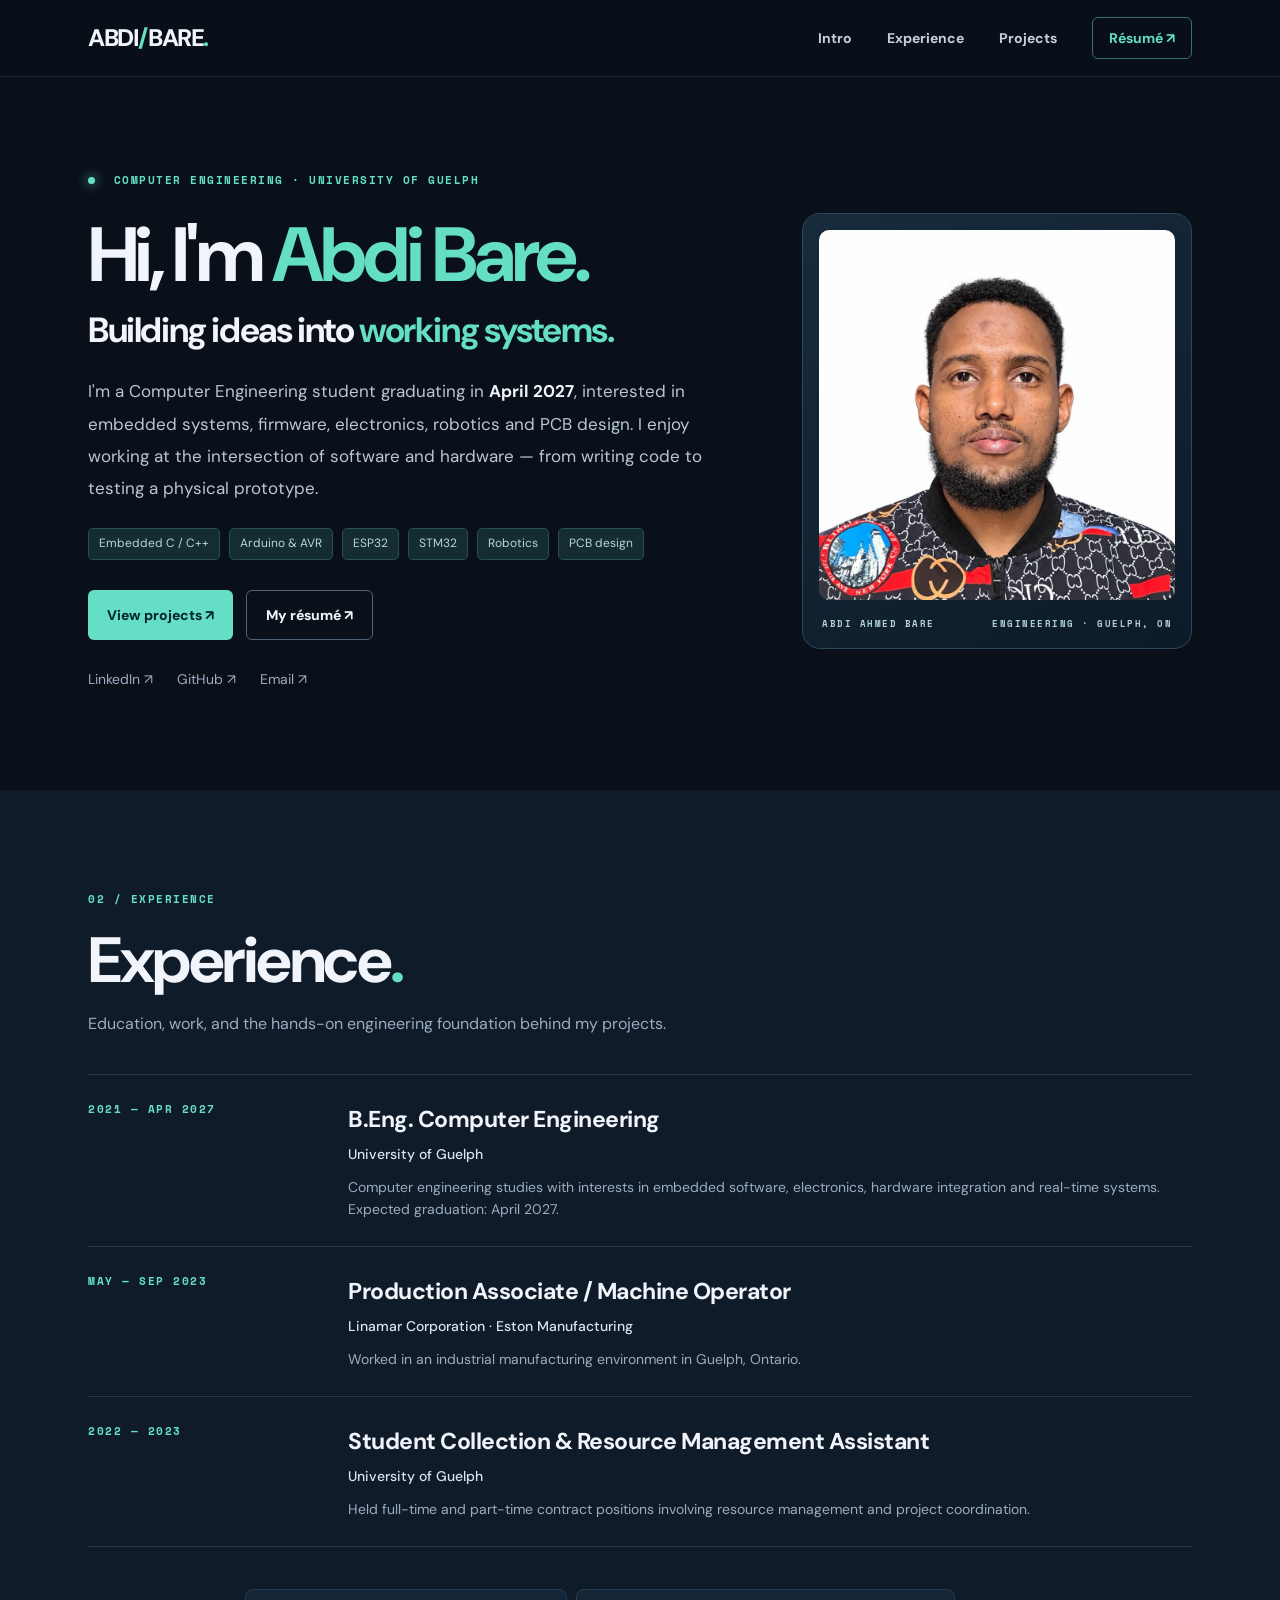
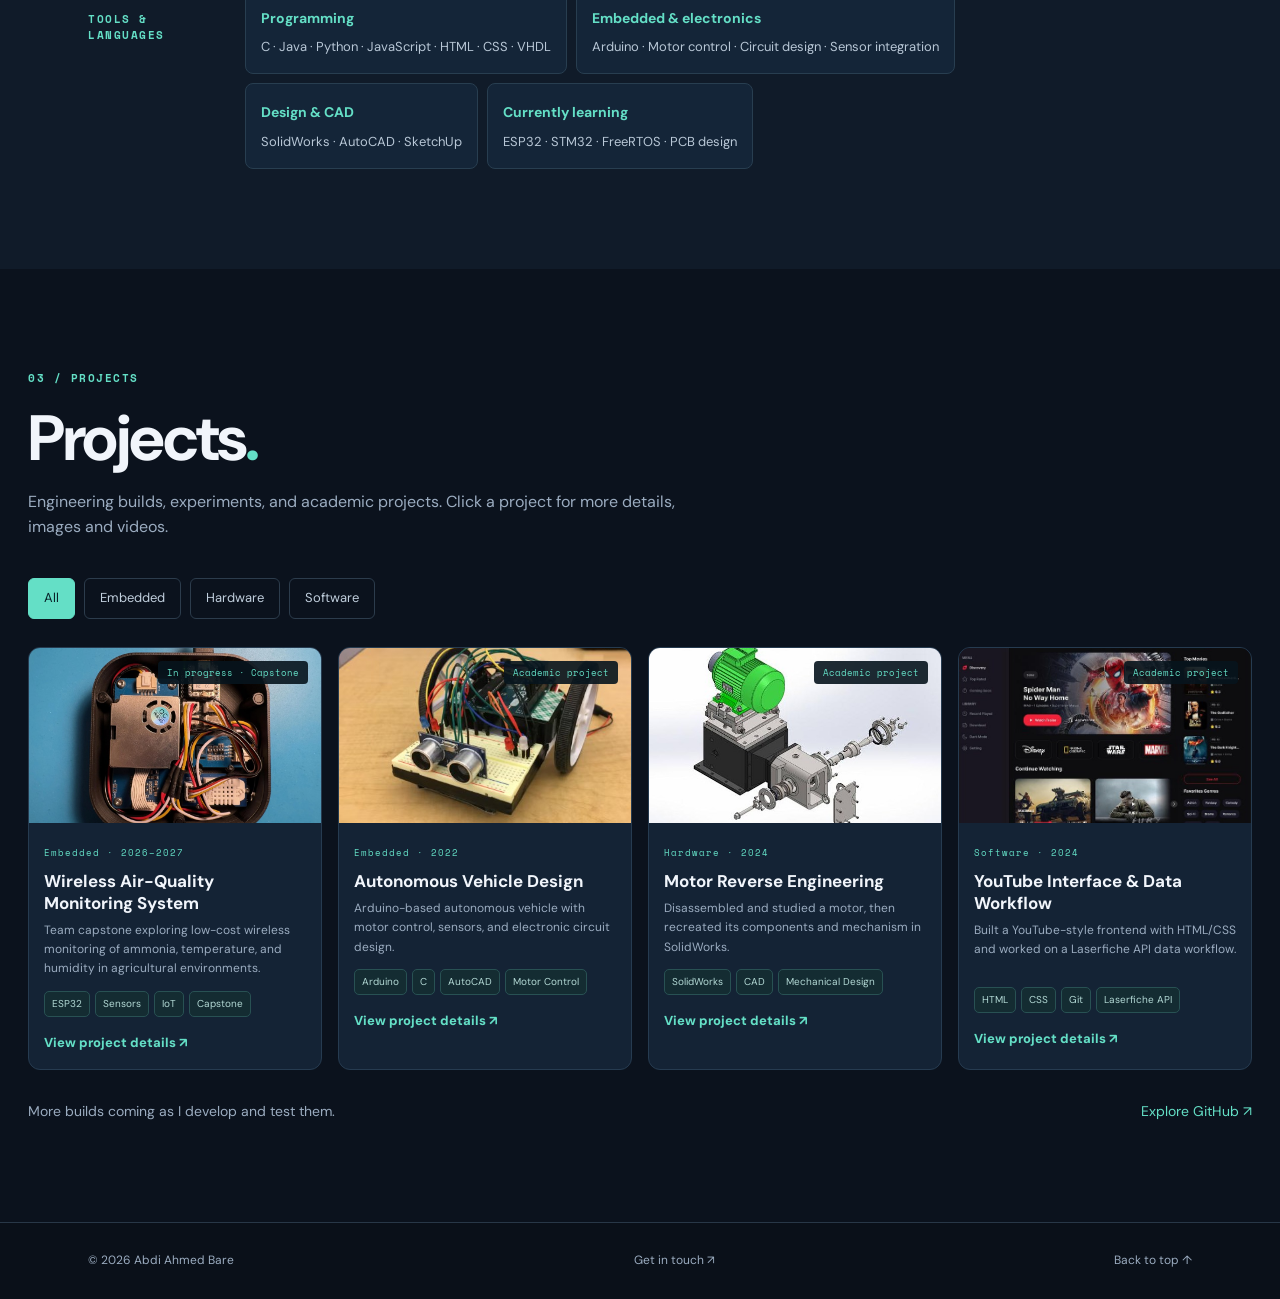
<file: index.html>
<!doctype html><html lang="en"><head><meta charset="utf-8"><meta name="viewport" content="width=device-width,initial-scale=1"><meta name="theme-color" content="#0a1019"><meta name="description" content="Abdi Ahmed Bare — computer engineering, embedded firmware, hardware and robotics portfolio."><title>Abdi Bare | Engineering Portfolio</title><link rel="stylesheet" href="styles.css"></head><body>
<header class="site-header"><nav class="container nav"><a class="brand" href="#intro">ABDI<span>/</span>BARE<span>.</span></a><button class="menu-toggle" aria-label="Toggle navigation" aria-expanded="false">☰</button><div class="nav-links"><a href="#intro">Intro</a><a href="#experience">Experience</a><a href="#projects">Projects</a><a class="nav-resume" href="assets/Abdi_Bare_Resume.pdf" target="_blank" rel="noopener">Résumé ↗</a></div></nav></header>
<main>
<section id="intro" class="page-section intro container"><div class="intro-copy"><div class="eyebrow"><span class="live-dot"></span> COMPUTER ENGINEERING · UNIVERSITY OF GUELPH</div><h1>Hi, I'm <em>Abdi Bare.</em></h1><h2>Building ideas into <span>working systems.</span></h2><p>I'm a Computer Engineering student graduating in <strong>April 2027</strong>, interested in embedded systems, firmware, electronics, robotics and PCB design. I enjoy working at the intersection of software and hardware — from writing code to testing a physical prototype.</p><div class="interests"><span>Embedded C / C++</span><span>Arduino & AVR</span><span>ESP32</span><span>STM32</span><span>Robotics</span><span>PCB design</span></div><div class="intro-actions"><a class="button primary" href="#projects">View projects ↗</a><a class="button secondary" href="assets/Abdi_Bare_Resume.pdf" target="_blank" rel="noopener">My résumé ↗</a></div><div class="social-links"><a href="https://www.linkedin.com/in/abdi-bare-a7267b24a/" target="_blank" rel="noopener">LinkedIn ↗</a><a href="https://github.com/Abdi-Ahmed-Bare" target="_blank" rel="noopener">GitHub ↗</a><a href="mailto:ibnuahmedbare@gmail.com">Email ↗</a></div></div><div class="portrait-card"><div class="portrait"><img src="assets/profile.jpg" alt="Portrait of Abdi Bare" onerror="this.style.display='none';this.nextElementSibling.style.display='flex'"><div class="portrait-placeholder" style="display:none"><span>AB</span><small>Add your LinkedIn profile photo as<br>assets/profile.jpg</small></div></div><div class="portrait-meta"><span>ABDI AHMED BARE</span><span>ENGINEERING · GUELPH, ON</span></div></div></section>
<section id="experience" class="page-section experience-section"><div class="container"><div class="section-heading"><span class="kicker">02 / EXPERIENCE</span><h2>Experience<span>.</span></h2><p>Education, work, and the hands-on engineering foundation behind my projects.</p></div><div id="experience-list" class="timeline"></div><div class="skills-line"><span>TOOLS & LANGUAGES</span><div id="skills-list" class="skills-tags"></div></div></div></section>
<section id="projects" class="page-section projects-section"><div class="container"><div class="section-heading"><span class="kicker">03 / PROJECTS</span><h2>Projects<span>.</span></h2><p>Engineering builds, experiments, and academic projects. Click a project for more details, images and videos.</p></div><div class="filters" role="group" aria-label="Filter projects"><button class="filter active" data-filter="All">All</button><button class="filter" data-filter="Embedded">Embedded</button><button class="filter" data-filter="Hardware">Hardware</button><button class="filter" data-filter="Software">Software</button></div><div id="project-grid" class="project-grid" aria-live="polite"></div><div class="projects-footer"><span>More builds coming as I develop and test them.</span><a href="https://github.com/Abdi-Ahmed-Bare" target="_blank" rel="noopener">Explore GitHub ↗</a></div></div></section>
</main><footer><div class="container footer-inner"><span>© <span id="year"></span> Abdi Ahmed Bare</span><a href="mailto:ibnuahmedbare@gmail.com">Get in touch ↗</a><a href="#intro">Back to top ↑</a></div></footer><dialog id="project-dialog"><button id="close-dialog" class="dialog-close" aria-label="Close project">✕</button><div id="dialog-content"></div></dialog><script src="site-data.js"></script><script src="app.js"></script></body></html>
</file>
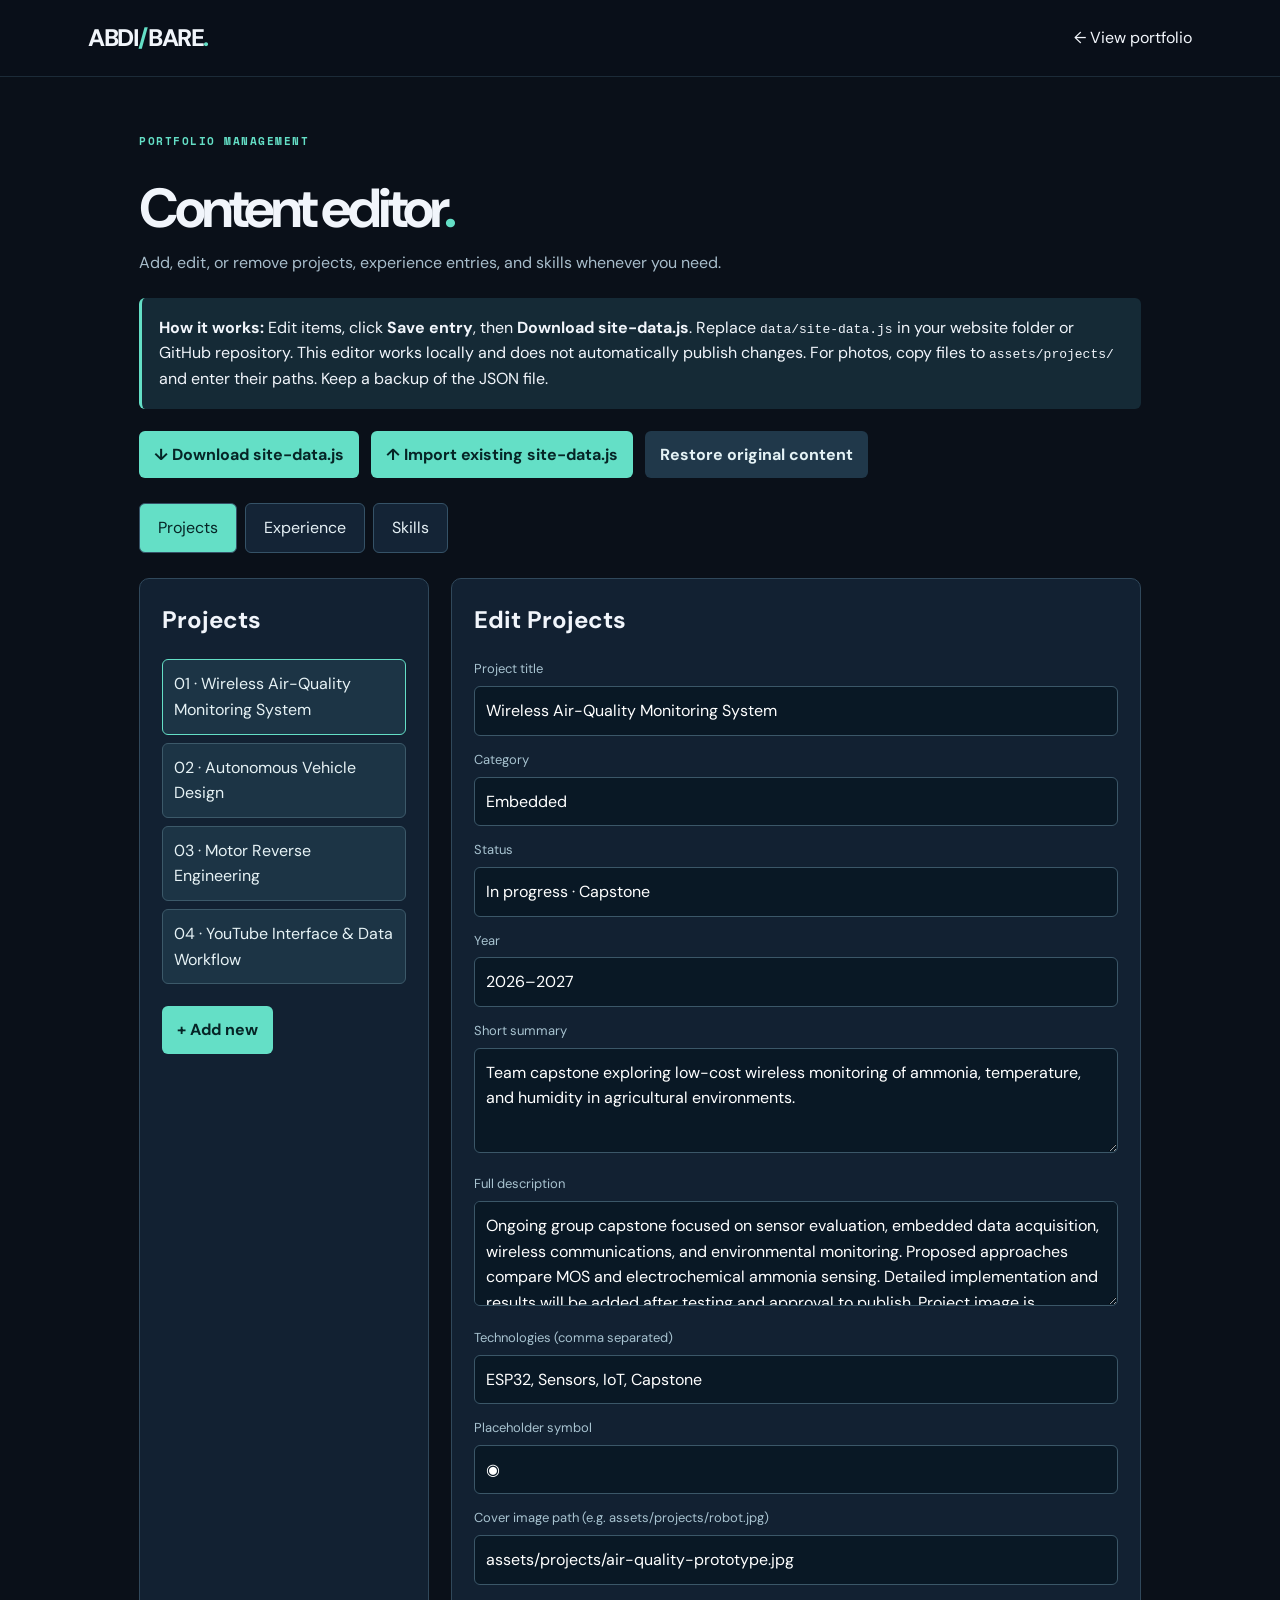
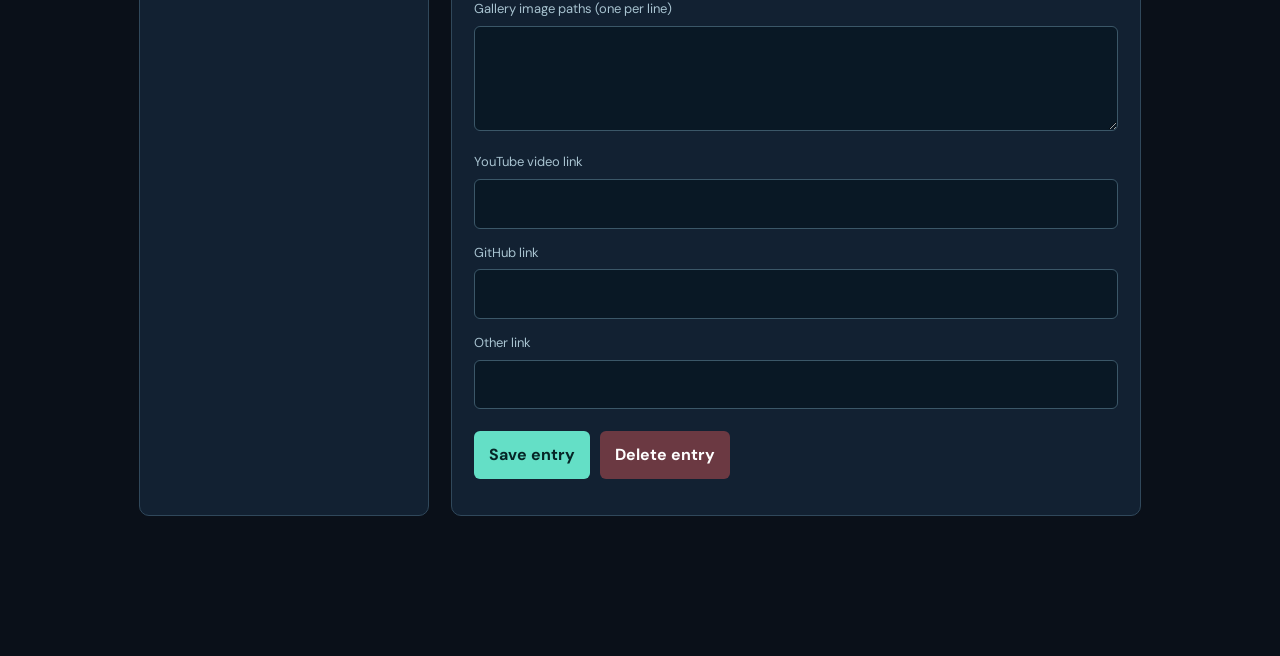
<file: admin.html>
<!doctype html><html lang="en"><head><meta charset="utf-8"><meta name="viewport" content="width=device-width,initial-scale=1"><title>Portfolio Content Editor — Abdi Bare</title><link rel="stylesheet" href="styles.css"><style>
.editor{max-width:1050px;margin:50px auto;padding:0 24px 90px}.editor h1{font-size:clamp(34px,5vw,55px)}.editor p,.editor small{color:#a8bdcb}.notice{padding:17px;background:#152a36;border-left:3px solid #64dfc6;border-radius:6px;margin:22px 0}.toolbar{display:flex;gap:12px;flex-wrap:wrap;margin:22px 0}.toolbar button,.toolbar label.file-button,.form-actions button{border:0;border-radius:6px;padding:11px 15px;background:#64dfc6;color:#062526;font-weight:700;cursor:pointer}.toolbar .secondary{background:#20384a;color:#e4f2f5}.tabs{display:flex;gap:8px;flex-wrap:wrap;margin:25px 0}.tabs button{border:1px solid #355267;background:#142436;color:#e5f0f5;border-radius:6px;padding:11px 18px}.tabs button.active{background:#64dfc6;color:#062526}.editor-grid{display:grid;grid-template-columns:290px 1fr;gap:22px}.panel{border:1px solid #30485b;background:#122132;padding:22px;border-radius:10px}.entry{display:block;width:100%;background:#1c3445;color:#e6f2f5;border:1px solid #3c5969;border-radius:6px;padding:11px;text-align:left;margin:8px 0}.entry.active{border-color:#64dfc6}.field{display:block;margin:14px 0 6px;color:#a8c3d0;font-size:13px}.panel input,.panel textarea,.panel select{width:100%;background:#091825;border:1px solid #3b5768;color:white;padding:11px;border-radius:6px;font:inherit}.panel textarea{min-height:105px}.form-actions{display:flex;gap:10px;margin-top:22px;flex-wrap:wrap}.form-actions .danger{background:#6b3942;color:#fff}.status{color:#64dfc6;font-size:13px;margin-top:14px}@media(max-width:750px){.editor-grid{grid-template-columns:1fr}}
</style></head><body><header class="site-header"><nav class="container nav"><a class="brand" href="index.html">ABDI<span>/</span>BARE<span>.</span></a><a href="index.html">← View portfolio</a></nav></header><main class="editor"><span class="kicker">PORTFOLIO MANAGEMENT</span><h1>Content editor<span style="color:#64dfc6">.</span></h1><p>Add, edit, or remove projects, experience entries, and skills whenever you need.</p><div class="notice"><strong>How it works:</strong> Edit items, click <strong>Save entry</strong>, then <strong>Download site-data.js</strong>. Replace <code>data/site-data.js</code> in your website folder or GitHub repository. This editor works locally and does not automatically publish changes. For photos, copy files to <code>assets/projects/</code> and enter their paths. Keep a backup of the JSON file.</div><div class="toolbar"><button id="export">↓ Download site-data.js</button><label class="file-button secondary" for="import">↑ Import existing site-data.js</label><input type="file" id="import" accept=".json" hidden><button class="secondary" id="reset">Restore original content</button></div><div class="tabs"><button data-tab="projects" class="active">Projects</button><button data-tab="experiences">Experience</button><button data-tab="skills">Skills</button></div><div class="editor-grid"><aside class="panel"><h2 id="list-title">Projects</h2><div id="entries"></div><div class="form-actions"><button id="add">+ Add new</button></div></aside><section class="panel"><h2 id="form-title">Edit entry</h2><form id="editor-form"><div id="fields"></div><div class="form-actions"><button type="submit">Save entry</button><button type="button" id="remove" class="danger">Delete entry</button></div><p class="status" id="status"></p></form></section></div></main><script src="site-data.js"></script><script src="editor.js"></script></body></html>
</file>
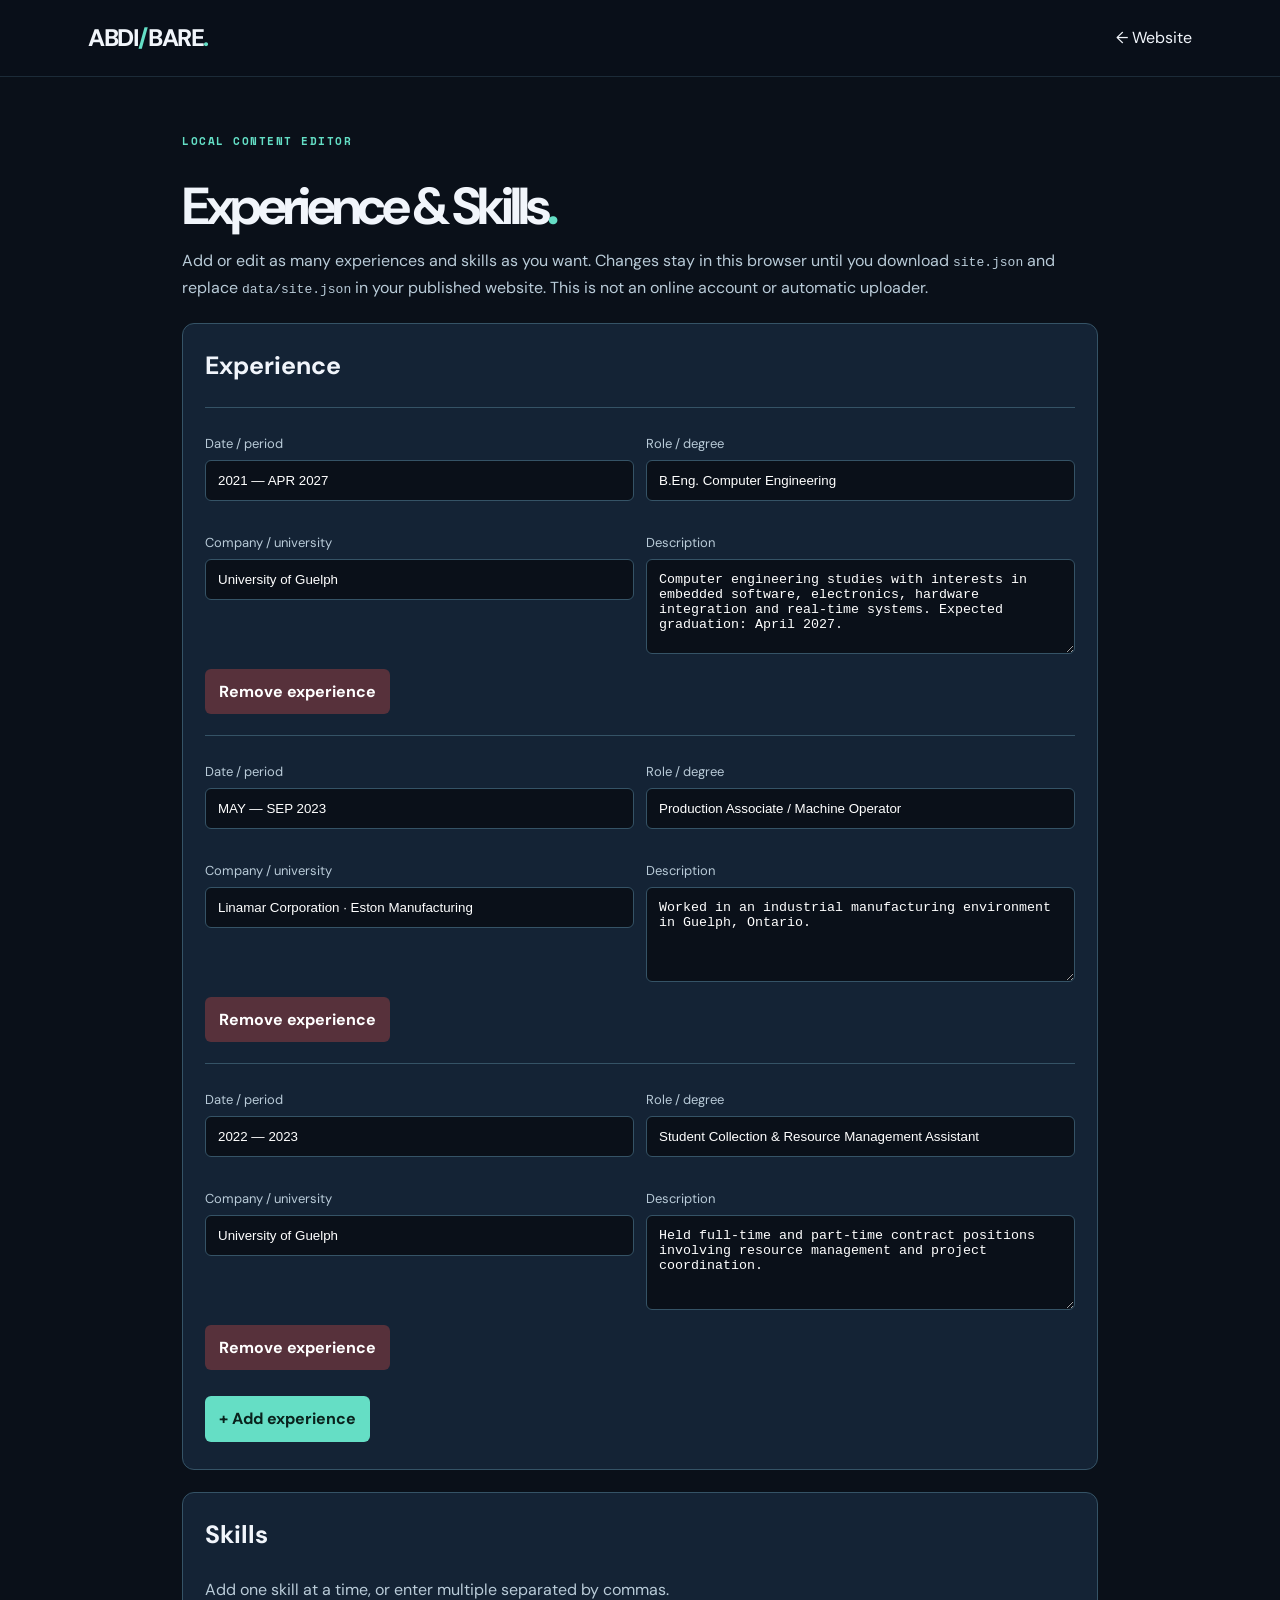
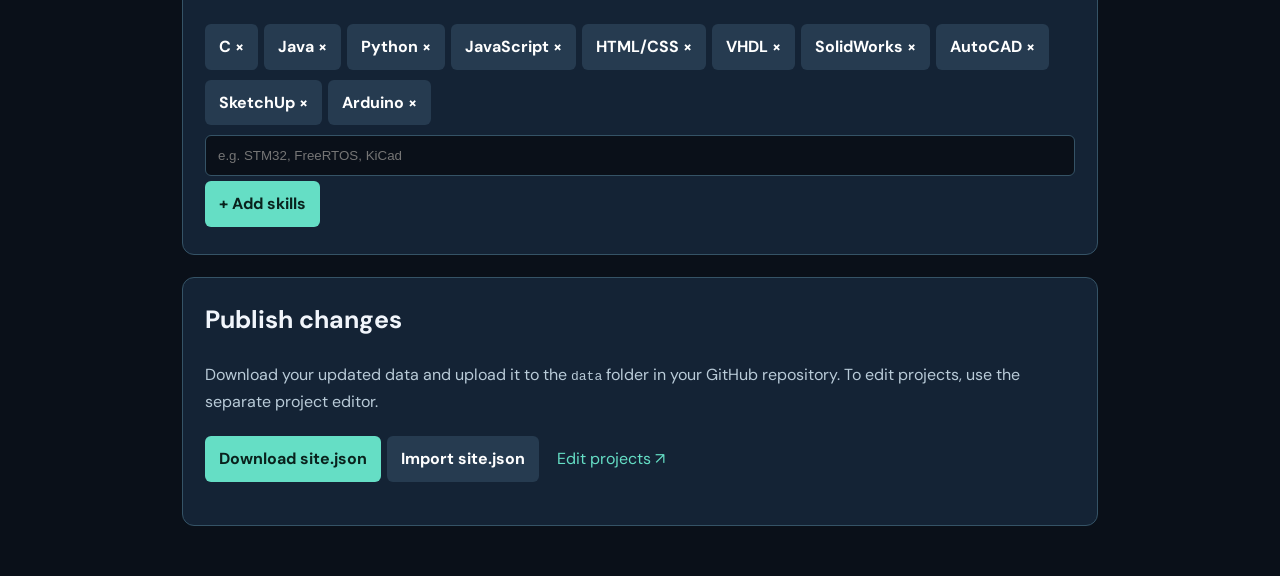
<file: manage.html>
<!doctype html><html lang="en"><head><meta charset="utf-8"><meta name="viewport" content="width=device-width,initial-scale=1"><title>Experience & Skills Editor — Abdi Bare</title><link rel="stylesheet" href="styles.css"><style>main{max-width:960px;margin:50px auto;padding:0 22px}.panel{background:#142335;border:1px solid #355366;border-radius:12px;padding:22px;margin:22px 0}h1{font-size:clamp(32px,5vw,52px)}h2{font-size:25px}.row-item{border-top:1px solid #355366;padding:16px 0}.form-grid{display:grid;grid-template-columns:1fr 1fr;gap:12px}label{display:block;margin:10px 0;color:#b9cbd8;font-size:13px}input,textarea{display:block;width:100%;background:#0a1019;color:white;border:1px solid #355366;border-radius:6px;padding:12px;margin-top:5px}textarea{min-height:95px}button{cursor:pointer;background:#65dec5;color:#09221d;border:0;border-radius:6px;padding:10px 14px;font-weight:700;margin:5px 6px 5px 0}.danger{background:#57313b;color:white}.subtle{background:#263b50;color:white}.note{color:#b9cbd8;line-height:1.7}@media(max-width:700px){.form-grid{grid-template-columns:1fr}}</style></head><body><header class="site-header"><nav class="container nav"><a class="brand" href="index.html">ABDI<span>/</span>BARE<span>.</span></a><a href="index.html">← Website</a></nav></header><main><span class="kicker">LOCAL CONTENT EDITOR</span><h1>Experience & Skills<span style="color:#65dec5">.</span></h1><p class="note">Add or edit as many experiences and skills as you want. Changes stay in this browser until you download <code>site.json</code> and replace <code>data/site.json</code> in your published website. This is not an online account or automatic uploader.</p><div class="panel"><h2>Experience</h2><div id="experiences"></div><button id="add-exp">+ Add experience</button></div><div class="panel"><h2>Skills</h2><p class="note">Add one skill at a time, or enter multiple separated by commas.</p><div id="skills"></div><input id="new-skill" placeholder="e.g. STM32, FreeRTOS, KiCad"><button id="add-skill">+ Add skills</button></div><div class="panel"><h2>Publish changes</h2><p class="note">Download your updated data and upload it to the <code>data</code> folder in your GitHub repository. To edit projects, use the separate project editor.</p><button id="download">Download site.json</button><button class="subtle" id="import-trigger">Import site.json</button><input id="import" type="file" accept=".json,application/json" style="display:none"><a href="admin.html" style="color:#65dec5;margin-left:12px">Edit projects ↗</a><p id="status" class="note" aria-live="polite"></p></div></main><script src="manage.js"></script></body></html>
</file>
<file: styles.css>
@import url('https://fonts.googleapis.com/css2?family=DM+Sans:wght@400;500;600;700;800&family=Space+Mono:wght@400;700&display=swap');:root{--bg:#0a1019;--surface:#101c2a;--surface2:#142538;--text:#f1f5fb;--muted:#9bacc0;--accent:#64dfc6;--line:#283747}*{box-sizing:border-box}html{scroll-behavior:smooth;scroll-padding-top:90px}body{margin:0;background:var(--bg);color:var(--text);font-family:'DM Sans',Arial,sans-serif;line-height:1.6}a{color:inherit;text-decoration:none}button{font:inherit;cursor:pointer}.container{max-width:1160px;margin:auto;padding:0 28px}.site-header{position:sticky;top:0;z-index:30;background:rgba(10,16,25,.96);border-bottom:1px solid #1c2b38;backdrop-filter:blur(12px)}.nav{height:76px;display:flex;align-items:center;justify-content:space-between}.brand{font-size:24px;font-weight:800;letter-spacing:-1.4px}.brand span{color:var(--accent)}.nav-links{display:flex;gap:35px;align-items:center}.nav-links>a{font-size:14px;color:#c5d1dc;font-weight:700}.nav-links>a:hover,.social-links a:hover{color:var(--accent)}.nav-links .nav-resume{border:1px solid #376f73;border-radius:6px;padding:9px 16px;color:var(--accent)}.menu-toggle{display:none;background:none;border:0;color:white;font-size:24px}.page-section{padding-top:95px;padding-bottom:100px;min-height:600px}.intro{min-height:680px;display:grid;grid-template-columns:1.25fr .75fr;gap:65px;align-items:center}.eyebrow,.kicker,.when,.portrait-meta,.skills-line>span{font:700 11px 'Space Mono',monospace;letter-spacing:1.5px;color:var(--accent)}.live-dot{display:inline-block;width:7px;height:7px;background:var(--accent);border-radius:50%;margin-right:10px;box-shadow:0 0 12px var(--accent)}h1,h2,h3,p{margin-top:0}h1{font-size:clamp(48px,6vw,80px);line-height:1.1;letter-spacing:-4px;margin:25px 0 12px}h1 em,h2 span,.section-heading h2 span{color:var(--accent);font-style:normal}.intro-copy h2{font-size:clamp(25px,3vw,35px);letter-spacing:-1.4px;line-height:1.25;margin-bottom:22px}.intro-copy>p{font-size:17px;color:#b8c7d6;max-width:650px;line-height:1.9}.intro-copy strong{color:var(--text)}.interests{display:flex;flex-wrap:wrap;gap:9px;margin:24px 0 30px}.interests span,.tags span{font-size:12px;color:#b3d9d5;background:#142c32;border:1px solid #285153;padding:5px 10px;border-radius:5px}.intro-actions,.social-links{display:flex;flex-wrap:wrap;gap:13px}.button{display:inline-flex;align-items:center;padding:13px 19px;border-radius:6px;font-size:14px;font-weight:800}.button.primary{background:var(--accent);color:#06262b}.button.secondary{border:1px solid #526477}.social-links{gap:24px;margin-top:28px;font-size:14px;color:var(--muted)}.portrait-card{background:linear-gradient(150deg,#172b3c,#0d1b29);border:1px solid #2d4859;padding:16px;border-radius:18px}.portrait{height:370px;overflow:hidden;border-radius:10px;background:radial-gradient(circle at 50% 40%,#235f64,#122533 70%)}.portrait img{width:100%;height:100%;object-fit:cover;object-position:center 25%}.portrait-placeholder{width:100%;height:100%;flex-direction:column;align-items:center;justify-content:center;gap:12px;text-align:center}.portrait-placeholder span{font-size:96px;font-weight:800;color:var(--accent)}.portrait-placeholder small{font:11px 'Space Mono',monospace;color:#b0c4d0}.portrait-meta{display:flex;justify-content:space-between;gap:10px;padding:17px 3px 2px;font-size:9px;color:#b3d1da}.experience-section{background:#101b29}.section-heading{margin-bottom:38px}.section-heading h2{font-size:clamp(42px,5vw,64px);letter-spacing:-2.5px;line-height:1.15;margin:13px 0}.section-heading p{color:var(--muted);font-size:16px;max-width:650px}.timeline article{display:grid;grid-template-columns:240px 1fr;gap:20px;padding:26px 0;border-top:1px solid var(--line)}.timeline article:last-child{border-bottom:1px solid var(--line)}.timeline h3{font-size:23px;letter-spacing:-.5px;margin:0 0 3px}.timeline strong{color:#d8e4ef;font-weight:500;font-size:14px}.timeline p{color:var(--muted);margin:9px 0 0;font-size:14px}.skills-line{display:flex;gap:45px;align-items:baseline;margin-top:28px}.skills-line p{color:#aebfce;font-size:14px}.projects-section{background:#0b121d}.filters{display:flex;gap:9px;flex-wrap:wrap;margin:20px 0 28px}.filter{background:transparent;border:1px solid #2c3c4c;color:#c1cfdd;padding:9px 15px;border-radius:6px;font-size:13px}.filter.active,.filter:hover{background:var(--accent);color:#09242a;border-color:var(--accent)}.project-grid{display:grid;grid-template-columns:repeat(2,minmax(0,1fr));gap:20px}.project-card{background:#142335;border:1px solid #263b50;border-radius:12px;overflow:hidden}.project-media{height:215px;position:relative;background:radial-gradient(circle at 50% 50%,#1d4b52,#10202f 70%);display:flex;align-items:center;justify-content:center}.project-media img{width:100%;height:100%;object-fit:cover}.placeholder-art{font-size:76px;color:var(--accent)}.project-status{position:absolute;right:13px;top:13px;background:#07151de6;color:var(--accent);padding:5px 9px;border-radius:4px;font:10px 'Space Mono',monospace}.project-body{padding:23px}.project-category{font:10px 'Space Mono',monospace;letter-spacing:1px;color:var(--accent)}.project-body h3{font-size:23px;margin:10px 0 8px;line-height:1.25}.project-body p{color:var(--muted);font-size:14px;min-height:48px}.tags{display:flex;flex-wrap:wrap;gap:7px;margin:18px 0}.project-open{border:0;background:transparent;padding:0;color:var(--accent);font-weight:800;font-size:13px}.projects-footer{display:flex;justify-content:space-between;gap:15px;margin-top:30px;font-size:14px;color:var(--muted)}.projects-footer a{color:var(--accent)}.empty-state{padding:30px;color:var(--muted)}footer{border-top:1px solid var(--line)}.footer-inner{display:flex;justify-content:space-between;gap:15px;padding-top:28px;padding-bottom:28px;font-size:12px;color:var(--muted)}dialog{border:1px solid #355366;border-radius:12px;background:#101c2a;color:var(--text);width:min(800px,calc(100% - 30px));max-height:88vh;padding:34px}dialog::backdrop{background:#000c}.dialog-close{position:absolute;right:18px;top:15px;background:none;color:white;border:0;font-size:22px}.dialog-content h2{font-size:35px;margin:15px 0}.dialog-content p{color:#c1cedc}.dialog-media{width:100%;max-height:370px;object-fit:contain;border-radius:8px}.dialog-gallery{display:grid;grid-template-columns:repeat(2,1fr);gap:12px;margin:20px 0}.dialog-gallery img{width:100%;border-radius:8px}.video-frame{width:100%;aspect-ratio:16/9;border:0}.dialog-links{display:flex;gap:20px;flex-wrap:wrap}.dialog-links a{color:var(--accent)}@media(max-width:800px){.intro{grid-template-columns:1fr;gap:30px}.portrait-card{max-width:460px}.page-section{padding-top:65px;padding-bottom:70px}.timeline article{grid-template-columns:1fr;gap:8px}.project-grid{grid-template-columns:1fr}.skills-line{display:block}.menu-toggle{display:block}.nav-links{display:none;position:absolute;top:76px;left:0;right:0;background:#0a1019;padding:22px 28px;flex-direction:column;align-items:flex-start;border-bottom:1px solid var(--line)}.nav-links.open{display:flex}h1{letter-spacing:-2px}.footer-inner{flex-wrap:wrap}}@media(max-width:450px){.container{padding-left:20px;padding-right:20px}.portrait{height:300px}.portrait-meta{flex-direction:column}.projects-footer{flex-direction:column}}
.skills-tags{display:flex;flex-wrap:wrap;gap:9px;margin-top:14px}.skills-tags span{border:1px solid #355366;border-radius:6px;background:#142335;padding:8px 12px;color:#b9cbd8;font-size:13px}

.skill-groups{display:grid;grid-template-columns:repeat(2,minmax(0,1fr));gap:15px;flex:1}.skill-group{background:#142538;border:1px solid #283e50;border-radius:8px;padding:15px}.skill-group strong{font-size:14px;color:#64dfc6}.skill-group p{margin:7px 0 0;color:#b8c7d6;font-size:13px}@media(max-width:650px){.skill-groups{grid-template-columns:1fr}}

/* Four-across project gallery on desktop; responsive below. */
@media (min-width: 1120px) {
 .projects-section .container { max-width: 1500px; }
 .project-grid { grid-template-columns: repeat(4, minmax(0,1fr)); gap: 16px; }
 .project-media { height: 175px; }
 .project-body { padding: 15px; }
 .project-body h3 { font-size: 17px; line-height: 1.28; margin: 8px 0 6px; }
 .project-body p { font-size: 12px; min-height: 54px; }
 .tags { margin: 12px 0; gap: 5px; }
 .tags span { font-size: 10px; padding: 4px 7px; }
 .project-category { font-size: 9px; }
 .project-status { font-size: 9px; }
}
@media (min-width: 700px) and (max-width: 1119px) { .project-grid { grid-template-columns: repeat(2,minmax(0,1fr)); } }
</file>
